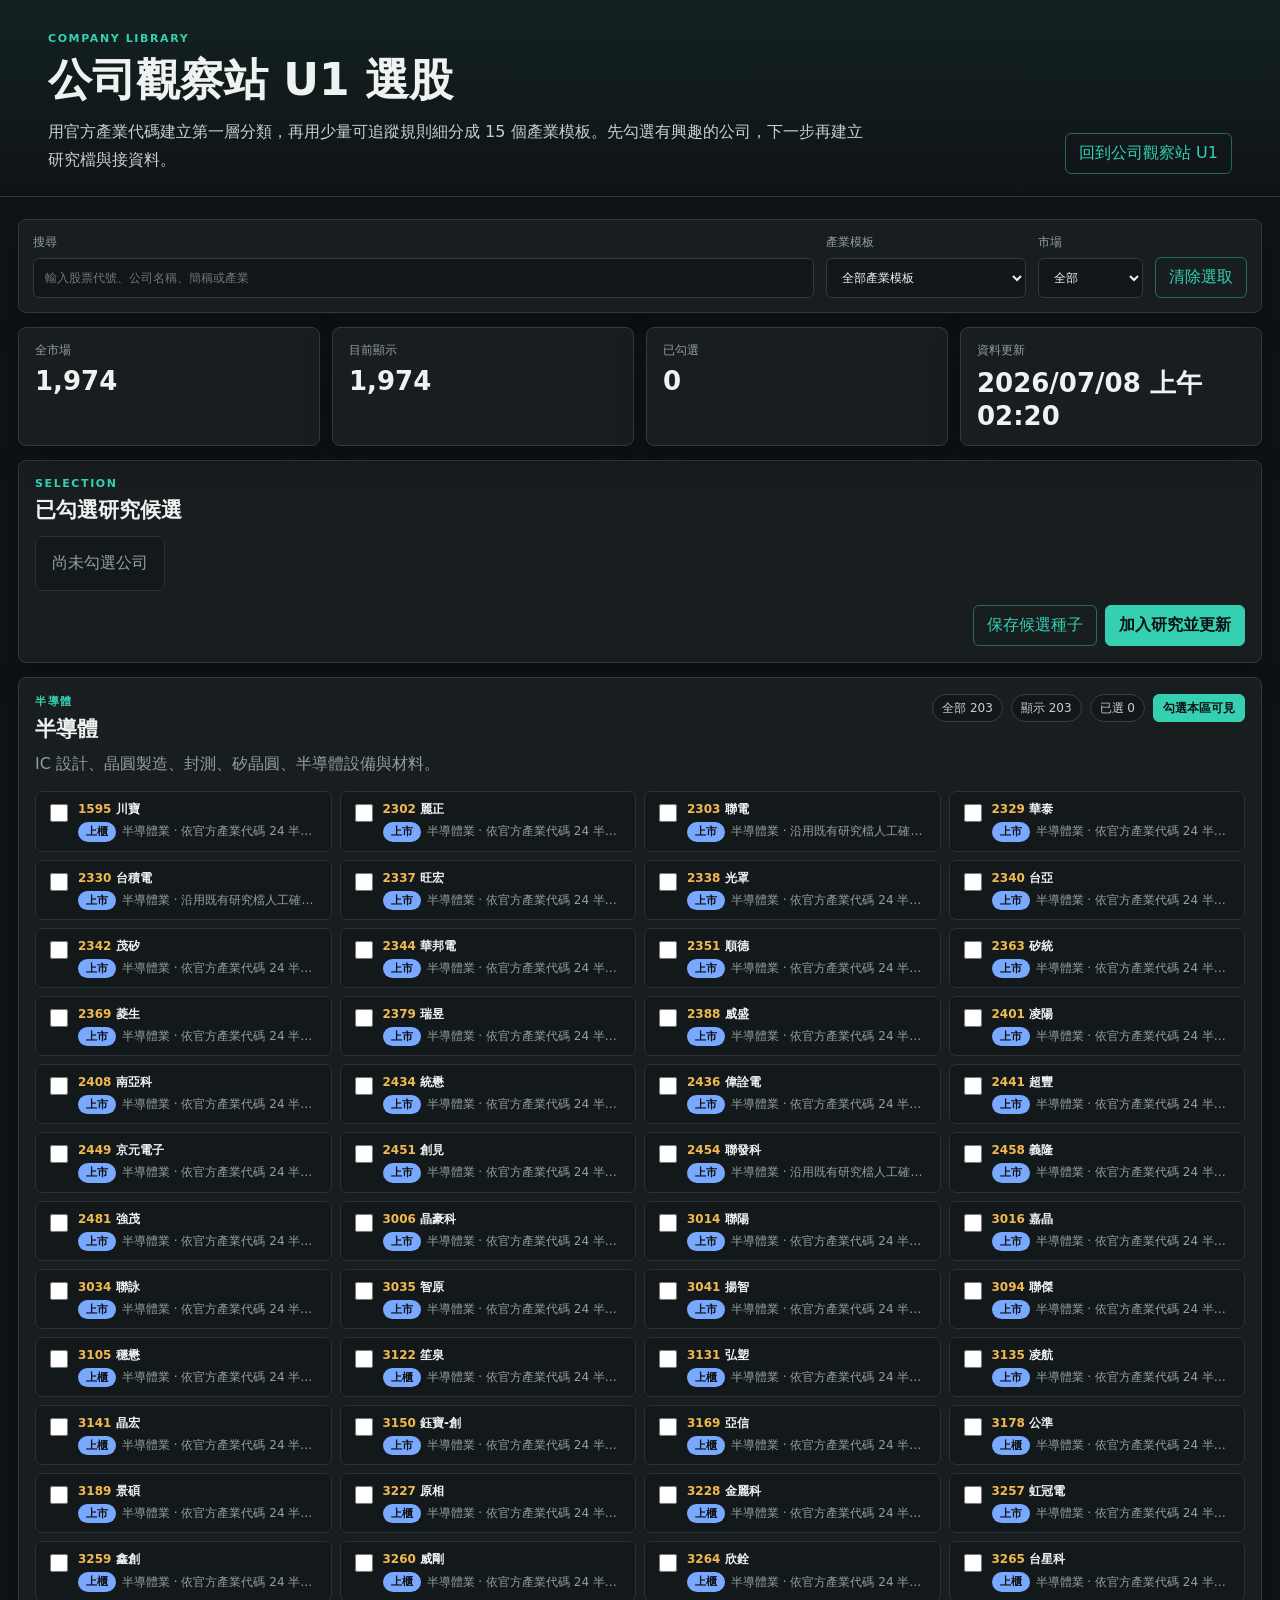
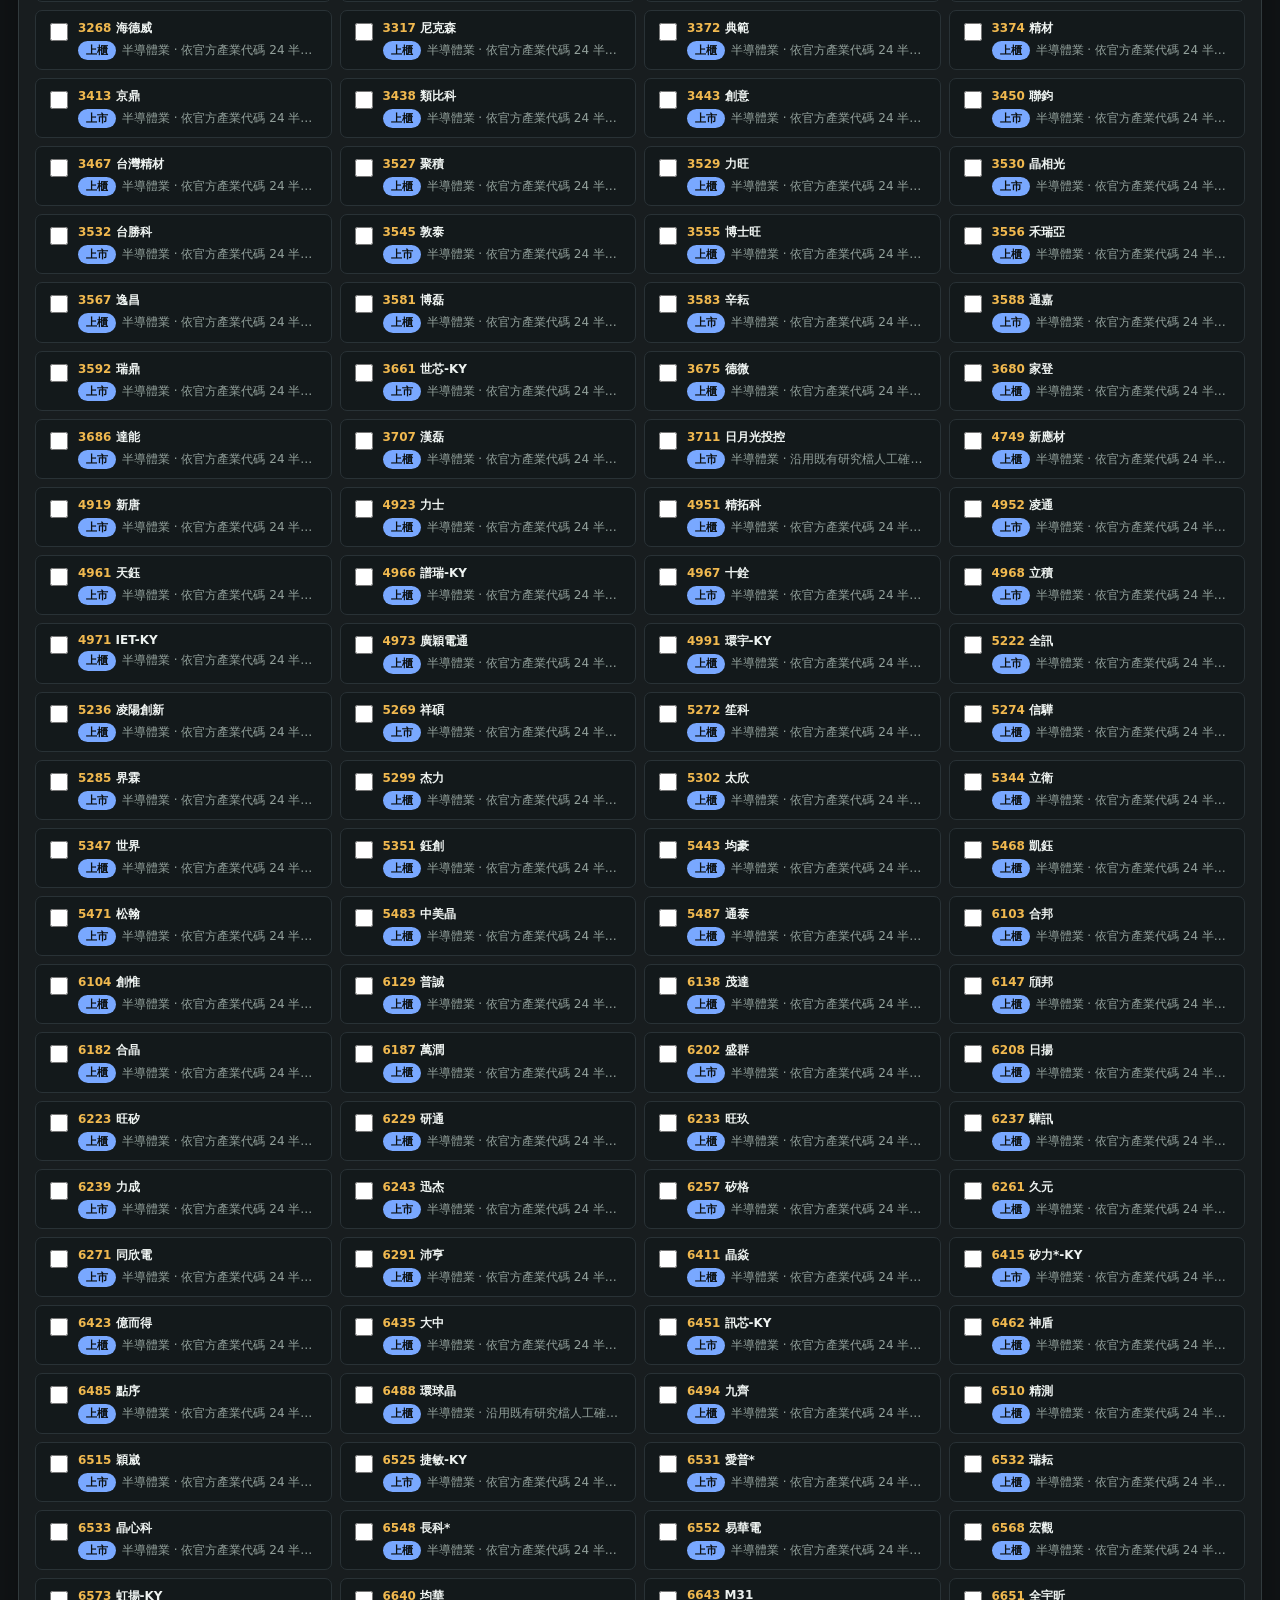
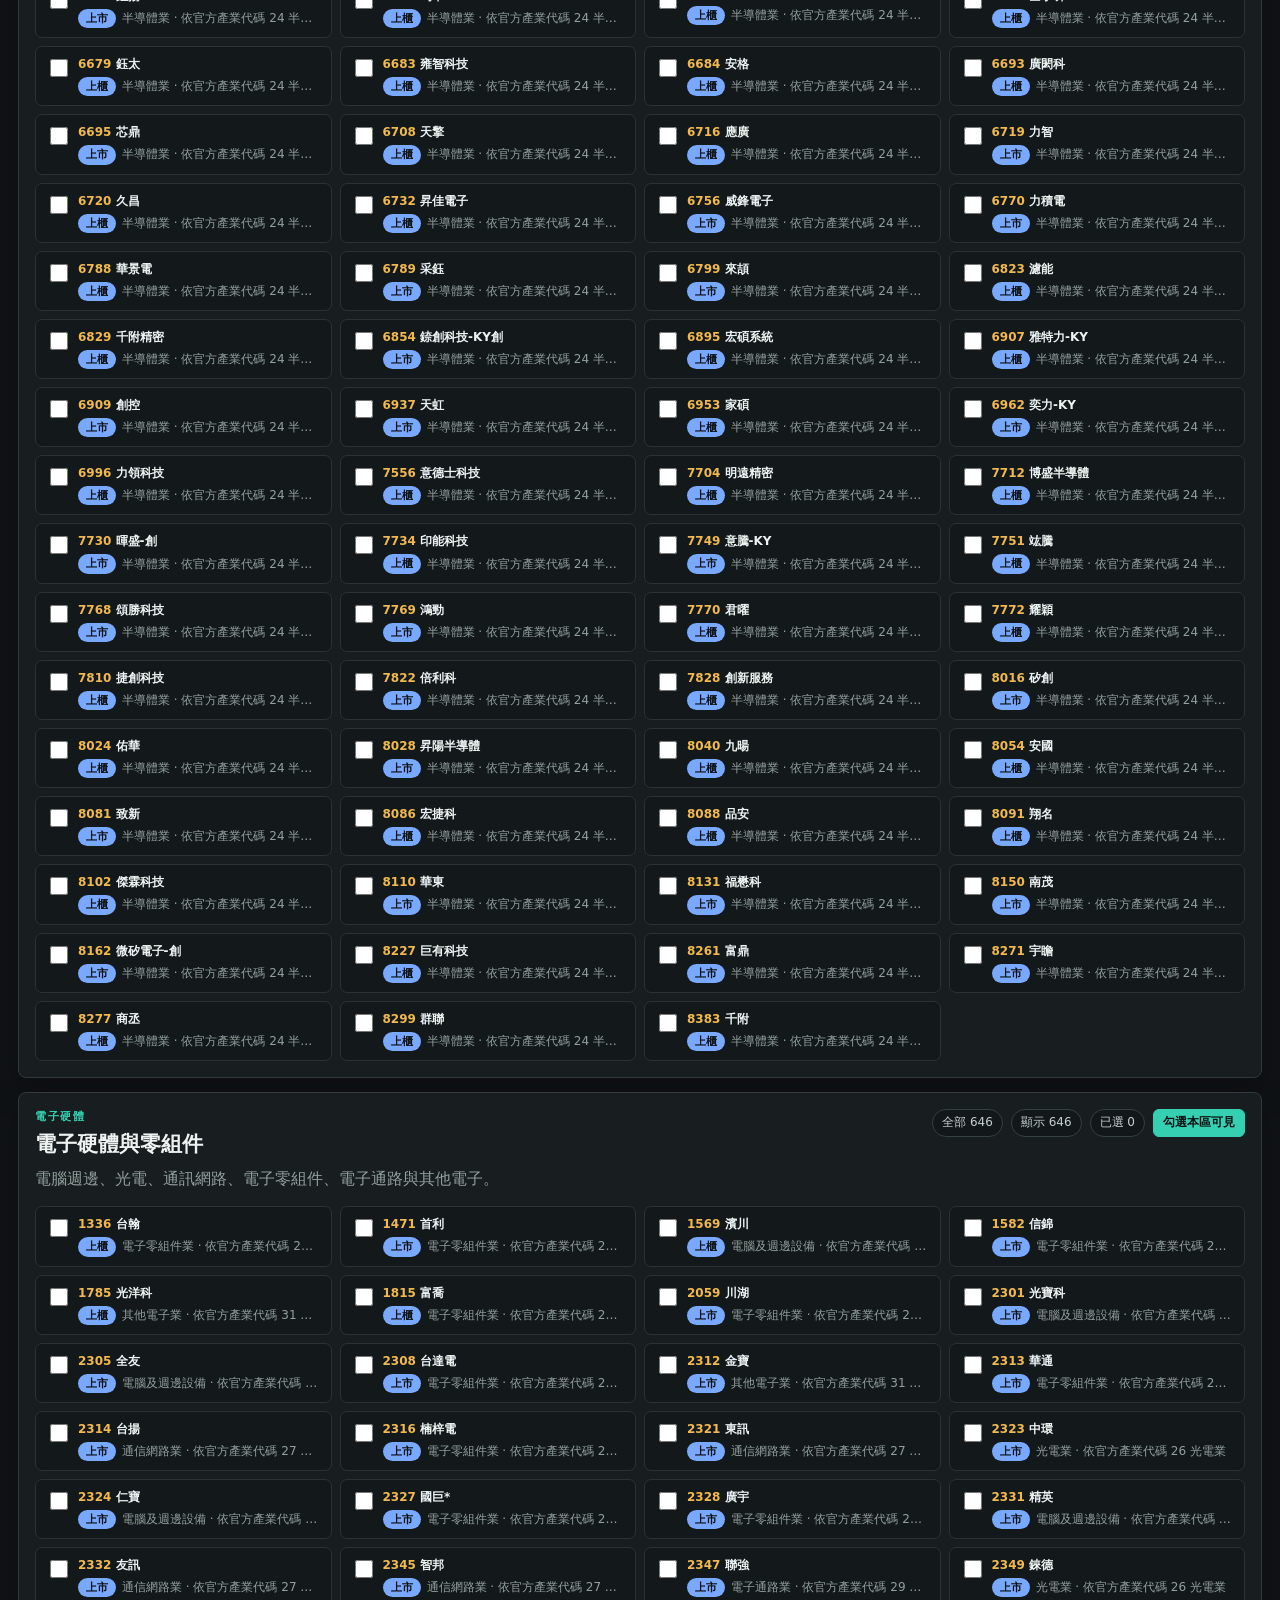
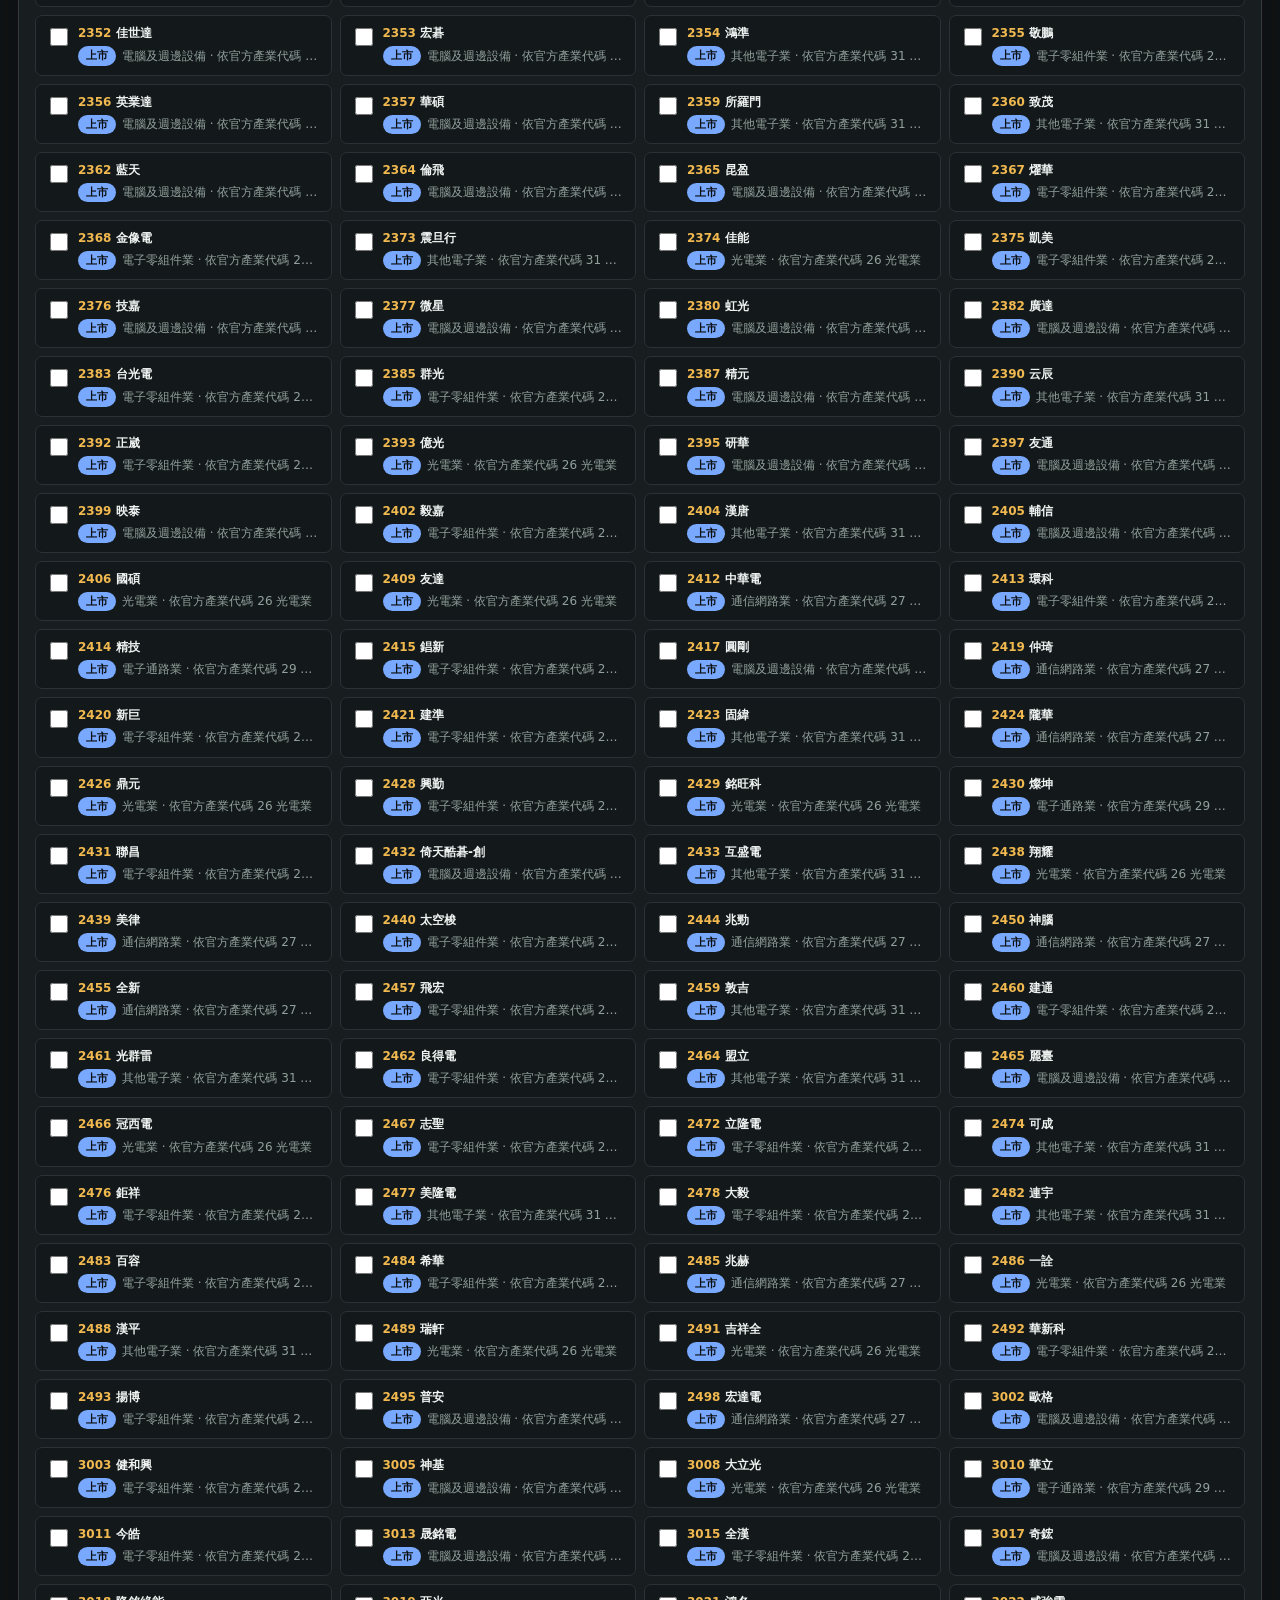
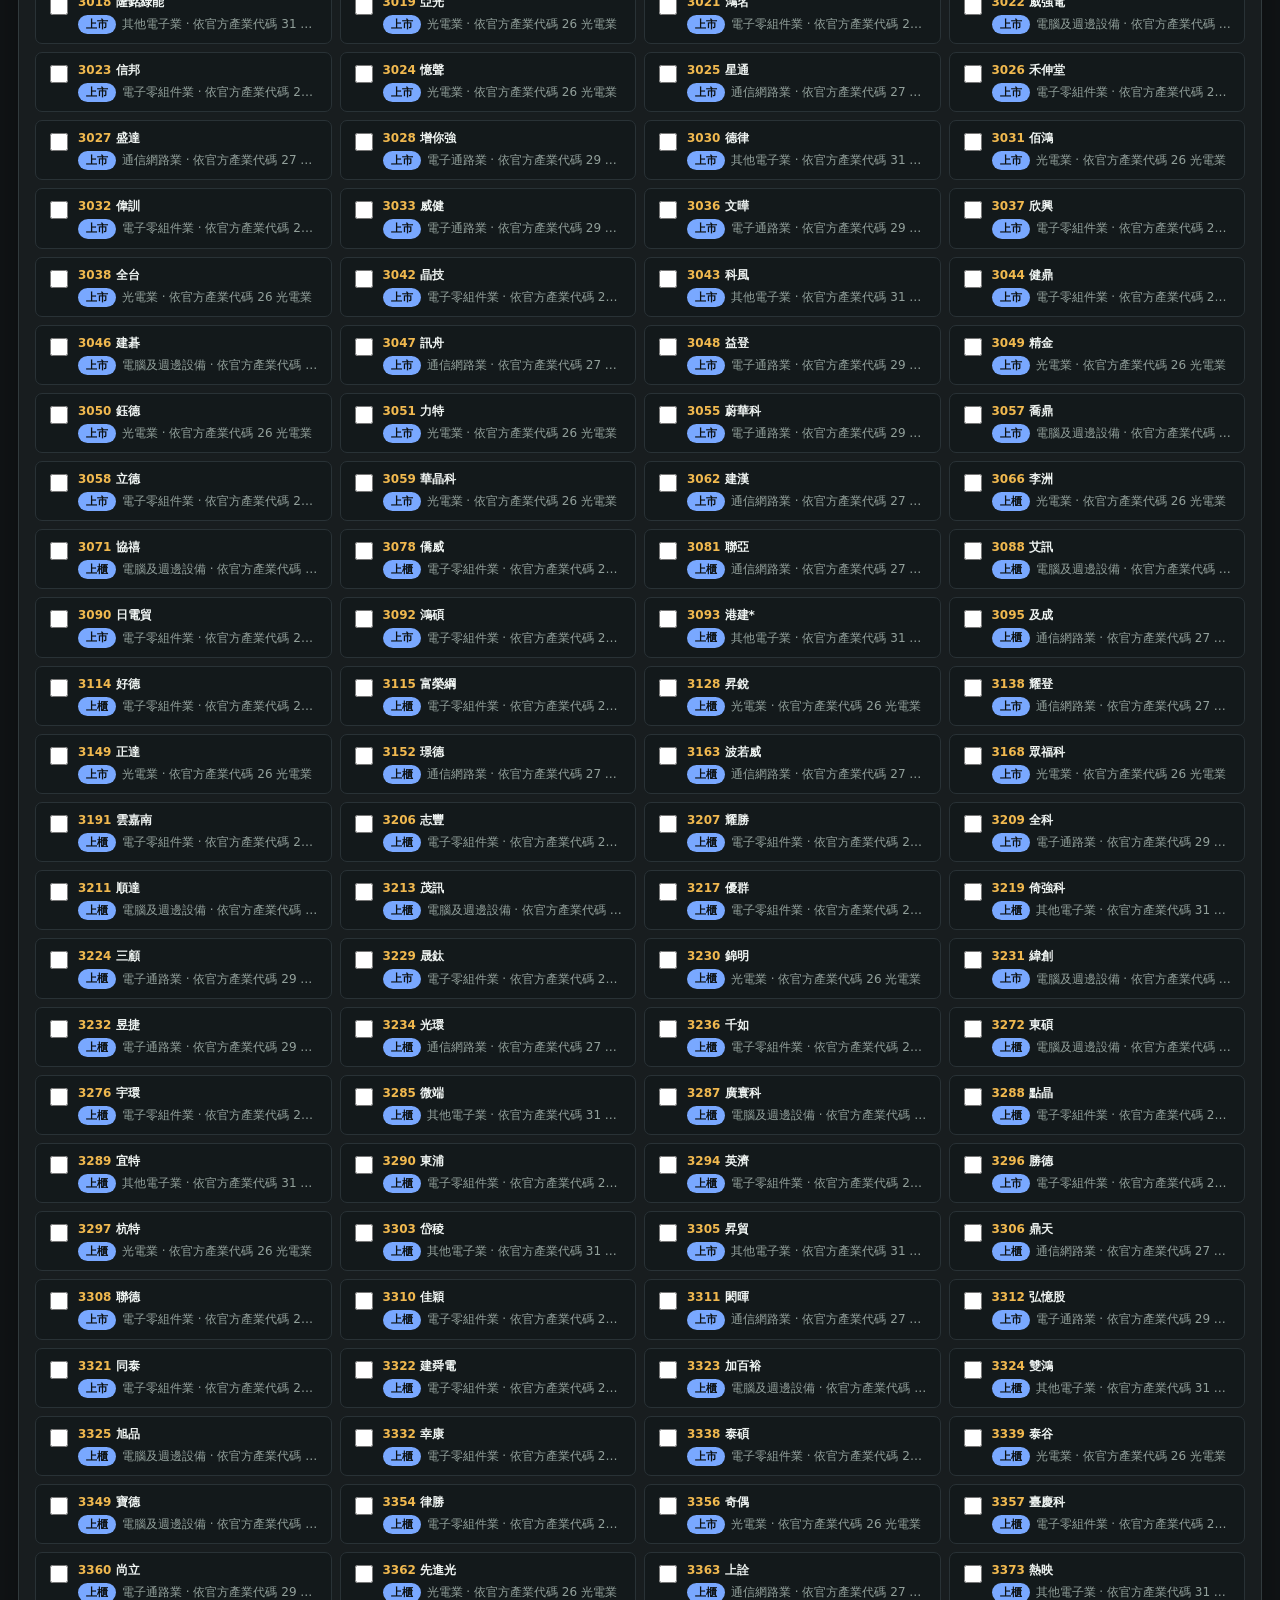
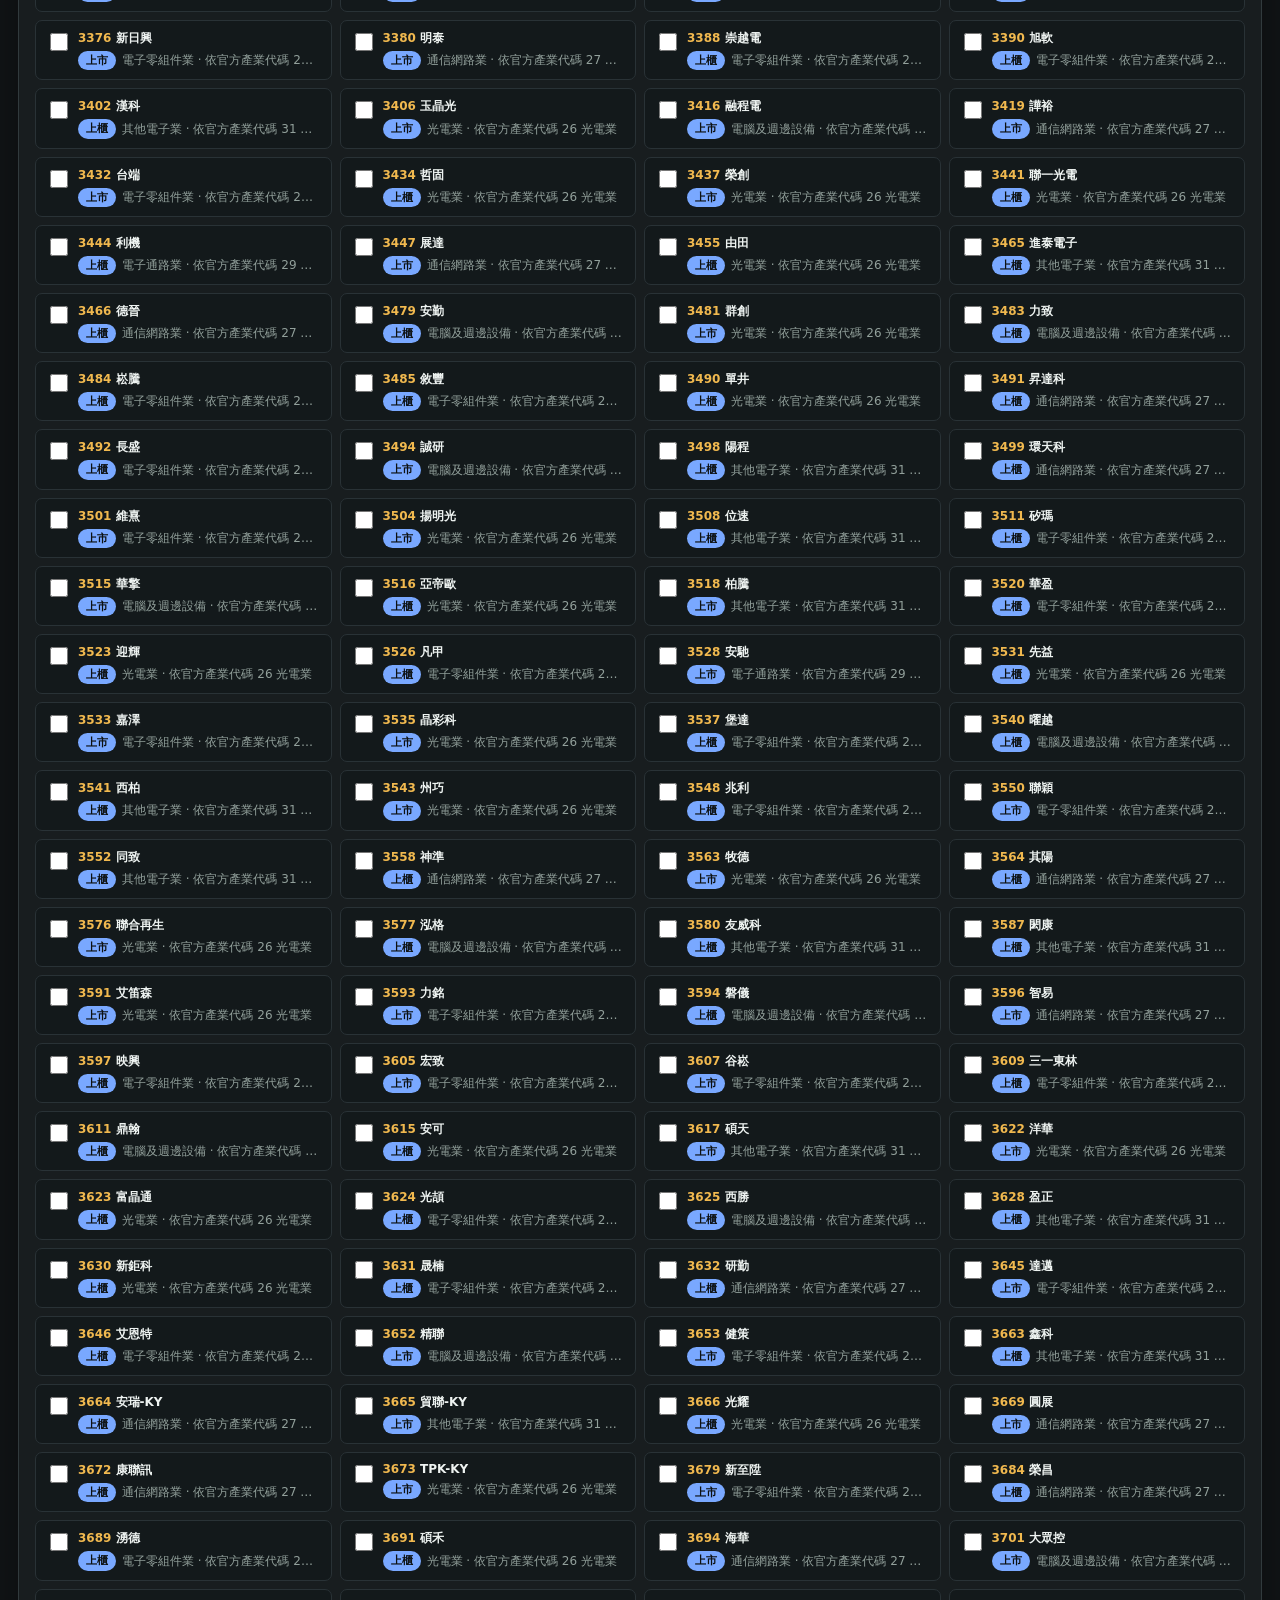
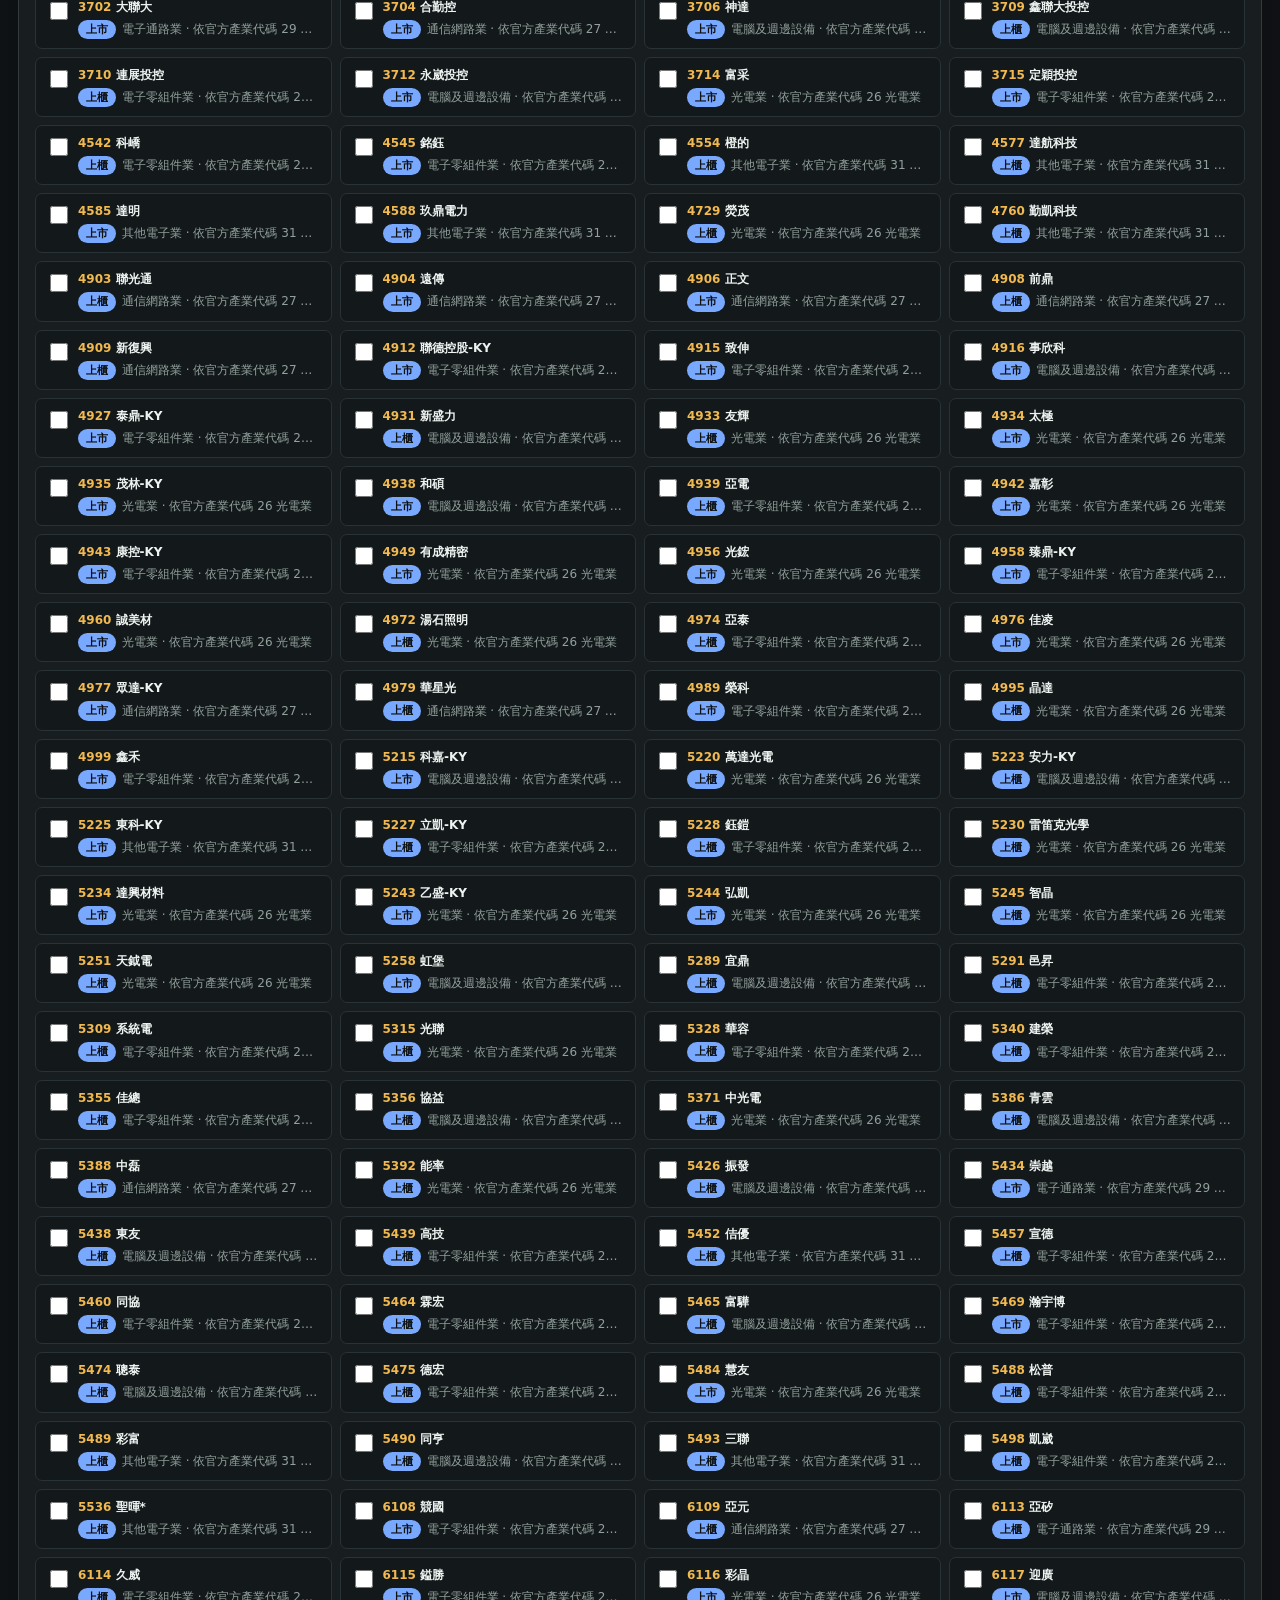
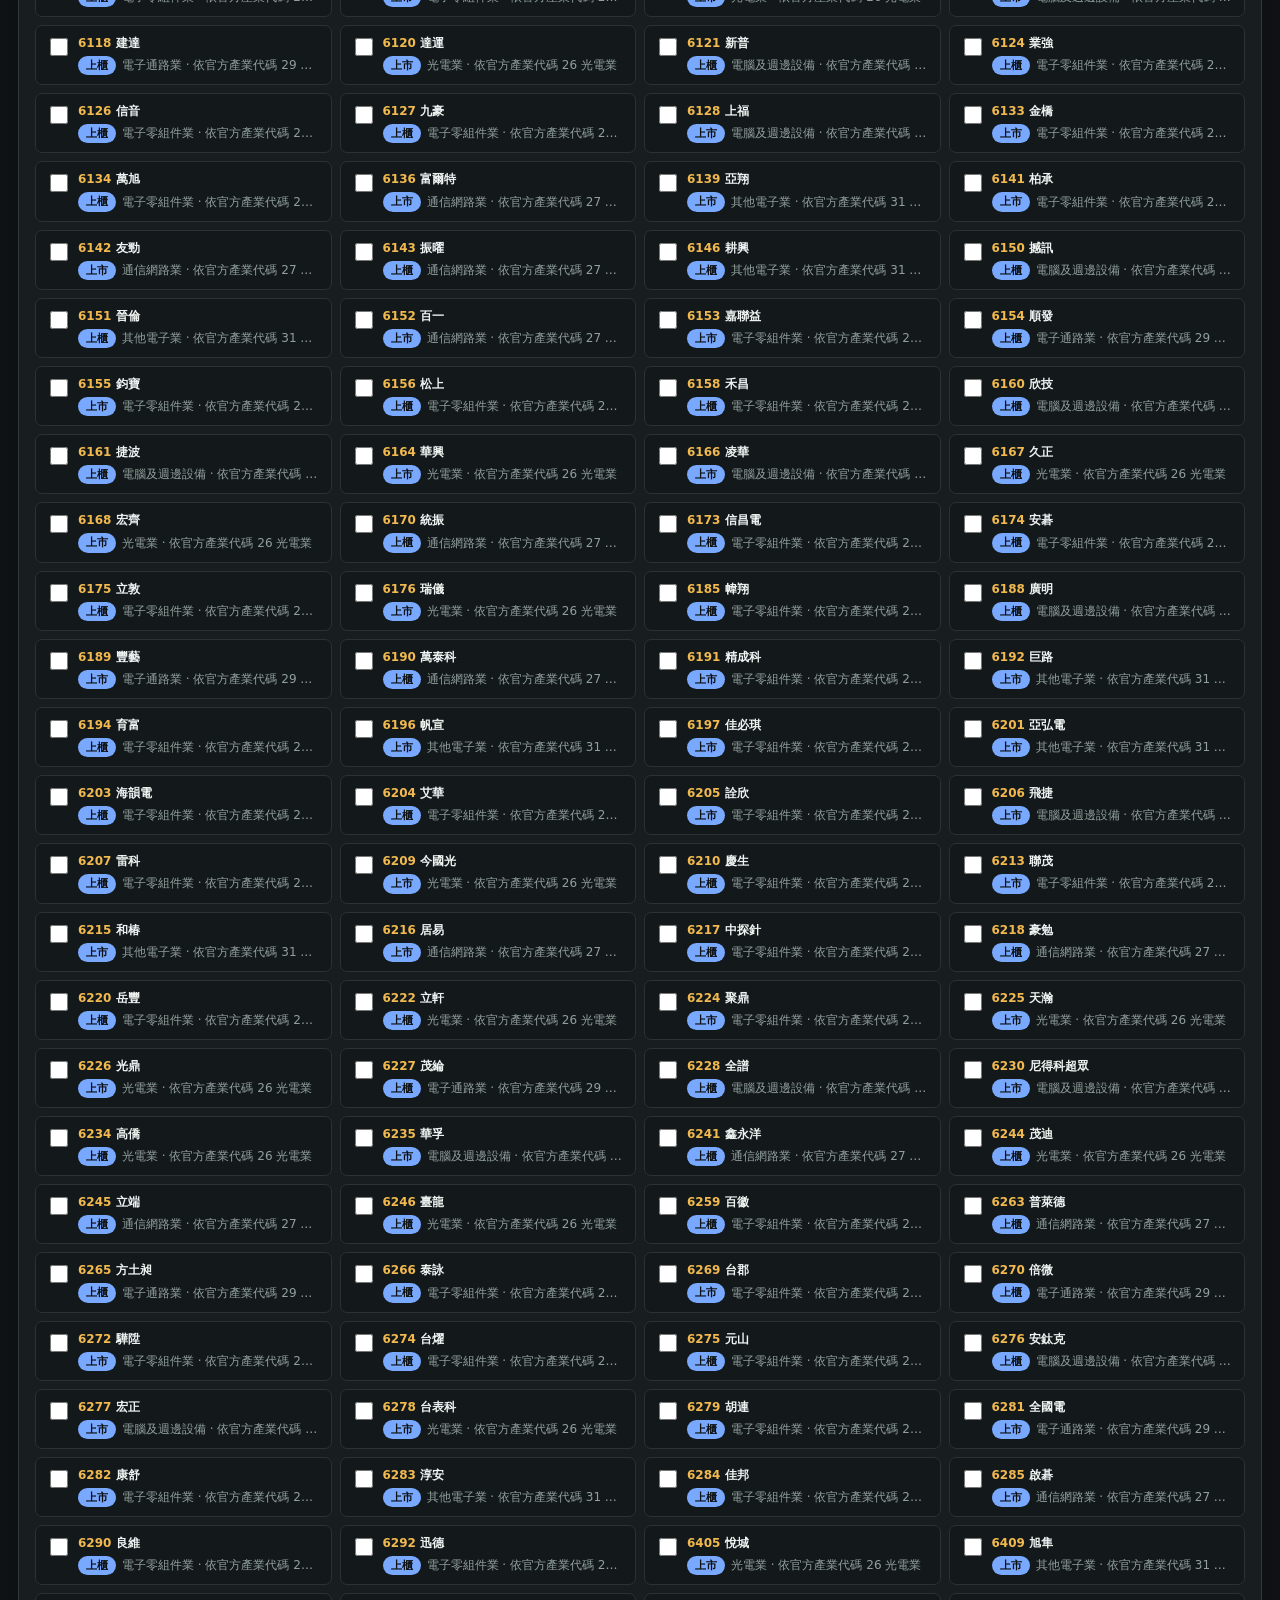
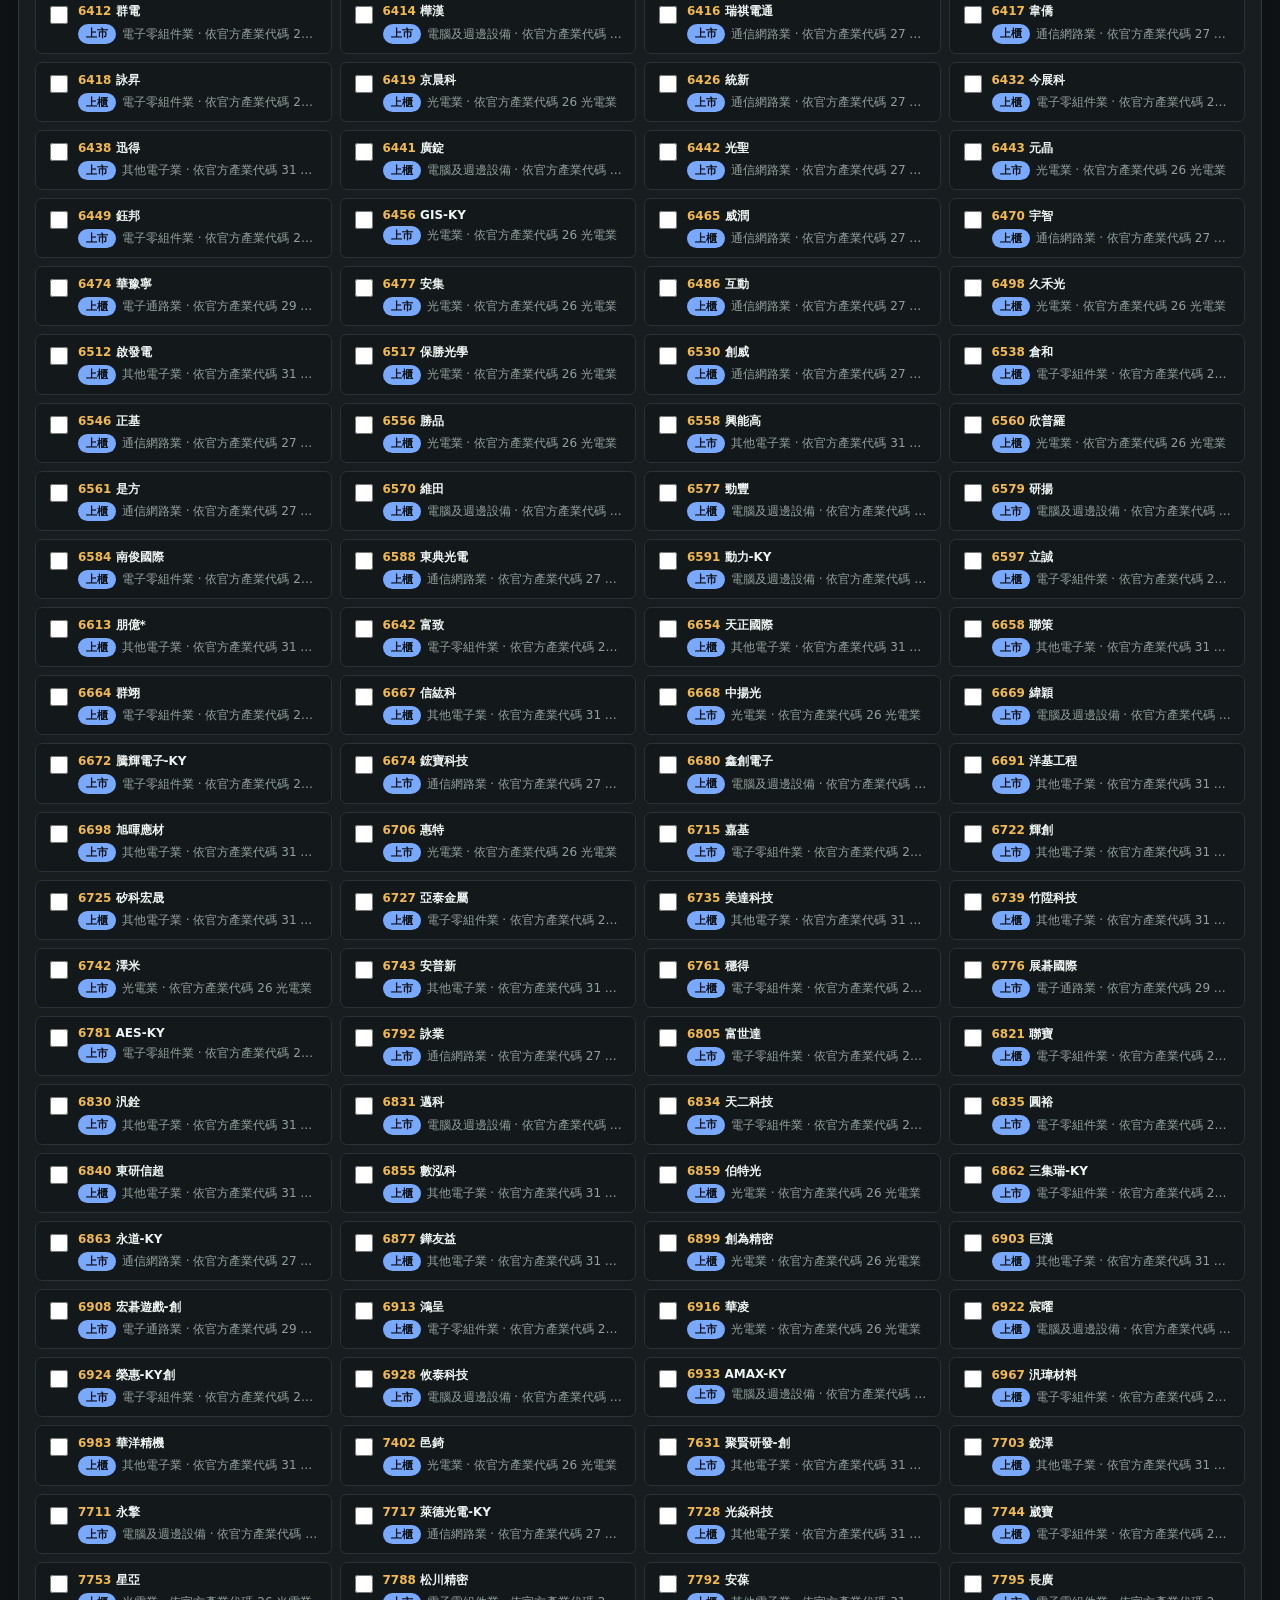
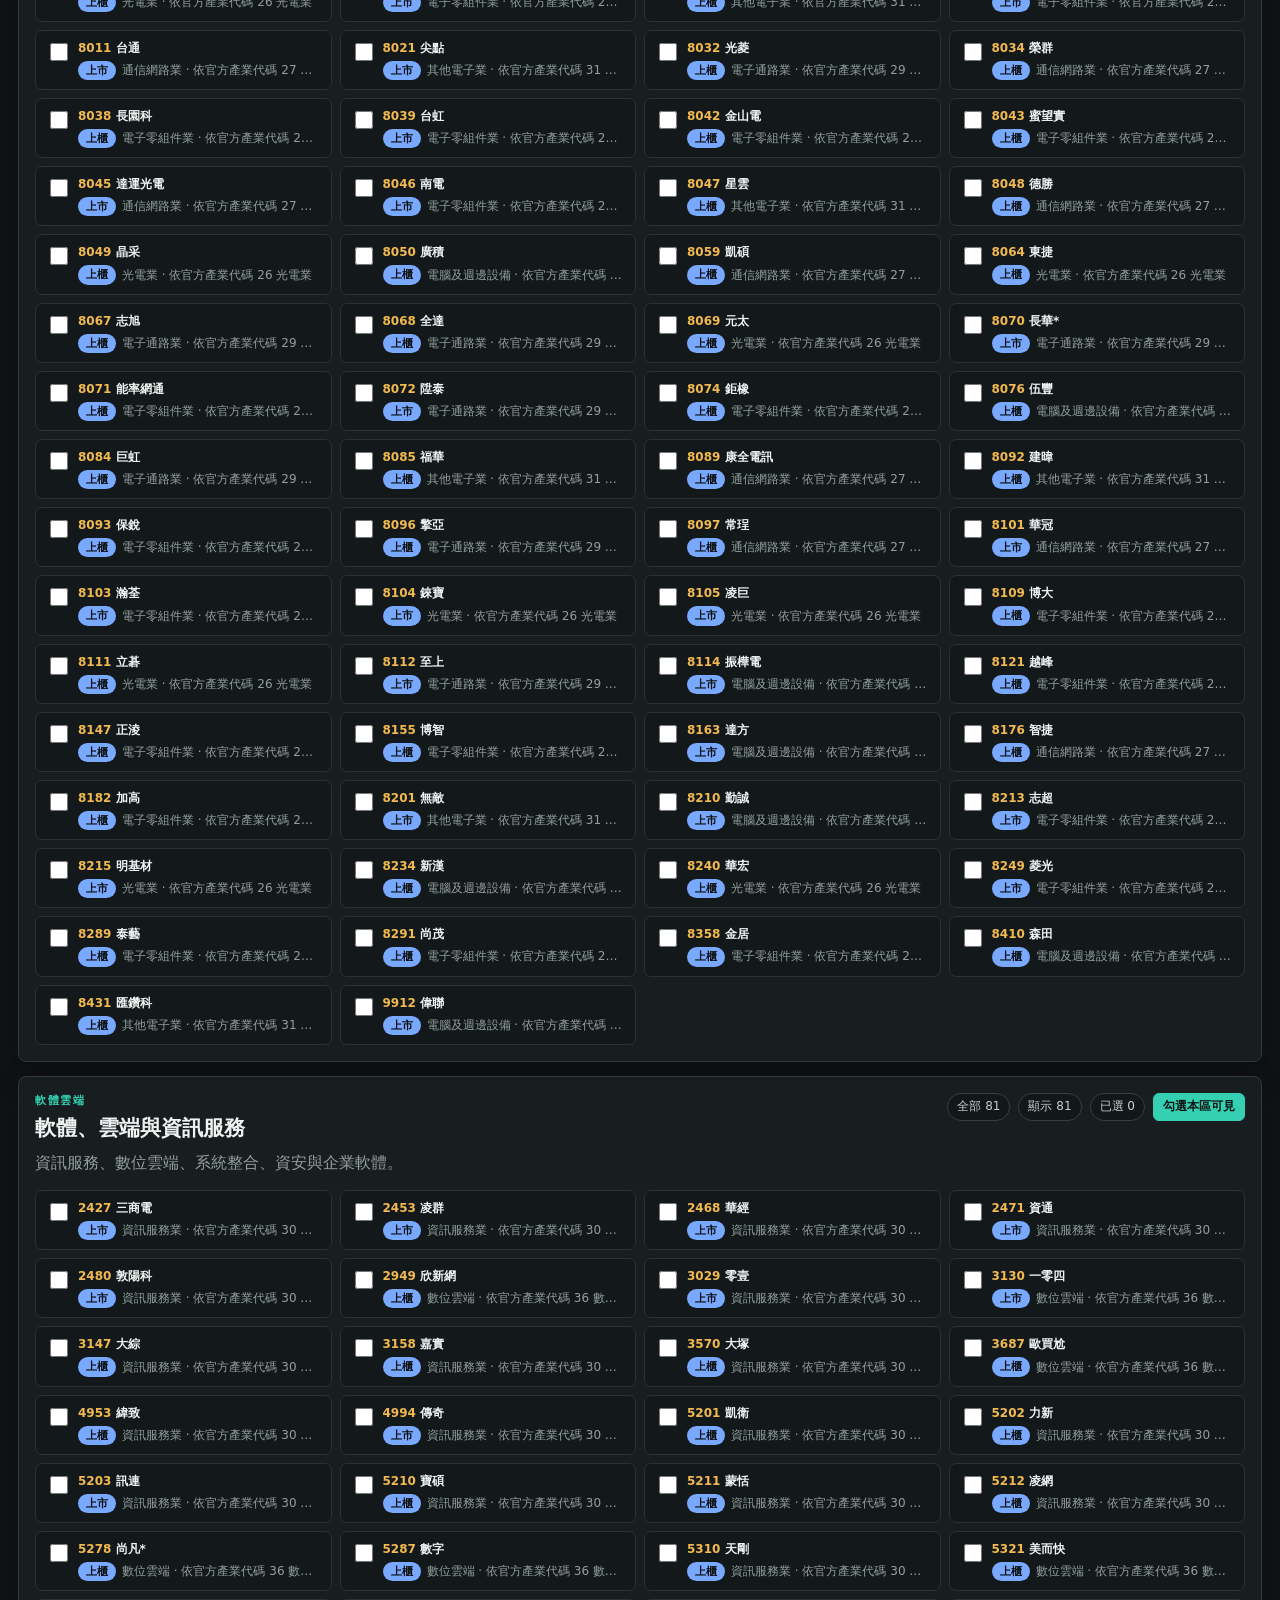
<file: universe.html>
<!DOCTYPE html>
<html lang="zh-Hant-TW">
<head>
  <meta charset="UTF-8">
  <meta name="viewport" content="width=device-width, initial-scale=1.0">
  <title>公司觀察站 U1 選股</title>
  <meta name="description" content="依產業模板搜尋、分區與勾選上市上櫃公司，作為公司觀察清單的批次篩選工具。">
  <script>
    (() => {
      const base = location.hostname.endsWith("github.io") ? "/company-research-radar/" : "/";
      document.write(`<base href="${base}">`);
    })();
  </script>
  <link rel="stylesheet" href="css/universe.css?v=0.19">
</head>
<body>
  <header class="page-header">
    <div>
      <p class="eyebrow">Company Library</p>
      <h1 id="universe-page-title">公司觀察站 U1 選股</h1>
      <p class="subtitle">用官方產業代碼建立第一層分類，再用少量可追蹤規則細分成 15 個產業模板。先勾選有興趣的公司，下一步再建立研究檔與接資料。</p>
    </div>
    <nav class="header-actions" aria-label="頁面切換">
      <a id="dashboard-back-link" href="index.html">回到公司觀察站 U1</a>
    </nav>
  </header>

  <main class="layout">
    <section class="toolbar" aria-label="搜尋與選取工具">
      <label class="search-field">
        <span>搜尋</span>
        <input id="search-input" type="search" placeholder="輸入股票代號、公司名稱、簡稱或產業">
      </label>
      <label>
        <span>產業模板</span>
        <select id="template-filter"></select>
      </label>
      <label>
        <span>市場</span>
        <select id="market-filter">
          <option value="all">全部</option>
          <option value="TWSE">上市</option>
          <option value="TPEx">上櫃</option>
        </select>
      </label>
      <button id="clear-button" type="button">清除選取</button>
    </section>

    <section class="summary-strip" aria-label="清單摘要">
      <div>
        <span>全市場</span>
        <strong id="total-count">--</strong>
      </div>
      <div>
        <span>目前顯示</span>
        <strong id="visible-count">--</strong>
      </div>
      <div>
        <span>已勾選</span>
        <strong id="selected-count">0</strong>
      </div>
      <div>
        <span>資料更新</span>
        <strong id="generated-at">--</strong>
      </div>
    </section>

    <section class="selected-panel" aria-label="已勾選公司">
      <div class="panel-heading">
        <div>
          <p class="eyebrow">Selection</p>
          <h2>已勾選研究候選</h2>
        </div>
        <span id="copy-status" class="status-text" aria-live="polite"></span>
      </div>
      <div id="selected-list" class="selected-list"></div>
      <div class="selection-actions">
        <button id="save-seed-button" type="button">保存候選種子</button>
        <button id="start-research-button" type="button" class="primary-action">加入研究並更新</button>
      </div>
    </section>

    <section id="template-sections" class="template-sections" aria-live="polite"></section>
  </main>

  <script src="js/universe.js?v=0.19"></script>
</body>
</html>
</file>
<file: css/universe.css>
:root {
  --bg: #101315;
  --panel: #181d1f;
  --panel-strong: #202629;
  --line: #313a3d;
  --text: #eef3f1;
  --soft: #c6d0cc;
  --muted: #92a09b;
  --teal: #35d0b2;
  --amber: #f1b94f;
  --blue: #79a8ff;
  --rose: #e9707b;
  --ink: #0d1112;
  --shadow: 0 14px 34px rgba(0, 0, 0, .24);
}

* {
  box-sizing: border-box;
}

body {
  min-height: 100vh;
  margin: 0;
  background: var(--bg);
  color: var(--text);
  font-family: "Noto Sans TC", "Microsoft JhengHei", system-ui, sans-serif;
}

button,
input,
select {
  font: inherit;
}

.page-header {
  display: flex;
  justify-content: space-between;
  gap: 24px;
  padding: 32px clamp(18px, 4vw, 48px) 22px;
  border-bottom: 1px solid var(--line);
  background: linear-gradient(180deg, rgba(53, 208, 178, .08), transparent);
}

.eyebrow {
  margin: 0 0 6px;
  color: var(--teal);
  font-size: 11px;
  font-weight: 800;
  letter-spacing: 1.6px;
  text-transform: uppercase;
}

h1,
h2,
h3,
p {
  margin-top: 0;
}

h1 {
  margin-bottom: 8px;
  font-size: clamp(28px, 4vw, 44px);
  letter-spacing: 0;
}

h2 {
  margin-bottom: 0;
  font-size: 21px;
}

h3 {
  margin-bottom: 3px;
  font-size: 16px;
}

.subtitle {
  max-width: 820px;
  margin-bottom: 0;
  color: var(--soft);
  line-height: 1.75;
}

.header-actions {
  display: flex;
  align-items: flex-end;
}

.header-actions a,
button {
  min-height: 40px;
  padding: 9px 13px;
  color: var(--teal);
  background: transparent;
  border: 1px solid rgba(53, 208, 178, .45);
  border-radius: 6px;
  text-decoration: none;
  cursor: pointer;
}

button:hover,
.header-actions a:hover {
  border-color: var(--teal);
  background: rgba(53, 208, 178, .08);
}

.layout {
  width: min(1440px, calc(100% - 36px));
  margin: 22px auto 56px;
}

.toolbar {
  display: grid;
  grid-template-columns: minmax(260px, 1fr) 200px 105px auto;
  gap: 12px;
  align-items: end;
  padding: 14px;
  background: var(--panel);
  border: 1px solid var(--line);
  border-radius: 8px;
  box-shadow: var(--shadow);
}

label {
  display: grid;
  gap: 7px;
  color: var(--muted);
  font-size: 12px;
}

input,
select {
  width: 100%;
  min-height: 40px;
  padding: 9px 11px;
  color: var(--text);
  background: #111618;
  border: 1px solid var(--line);
  border-radius: 6px;
}

input:focus,
select:focus,
button:focus,
a:focus {
  outline: 2px solid rgba(53, 208, 178, .55);
  outline-offset: 2px;
}

.summary-strip {
  display: grid;
  grid-template-columns: repeat(4, minmax(0, 1fr));
  gap: 12px;
  margin: 14px 0;
}

.summary-strip div,
.selected-panel,
.template-section {
  background: var(--panel);
  border: 1px solid var(--line);
  border-radius: 8px;
  box-shadow: var(--shadow);
}

.summary-strip div {
  padding: 14px 16px;
}

.summary-strip span {
  display: block;
  color: var(--muted);
  font-size: 12px;
}

.summary-strip strong {
  display: block;
  margin-top: 7px;
  color: var(--text);
  font-size: 26px;
}

.selected-panel {
  margin-bottom: 14px;
  padding: 16px;
}

.panel-heading,
.section-heading {
  display: flex;
  justify-content: space-between;
  gap: 16px;
  align-items: start;
  margin-bottom: 12px;
}

.status-text {
  color: var(--amber);
  font-size: 12px;
}

.selected-list {
  display: flex;
  flex-wrap: wrap;
  gap: 8px;
  min-height: 30px;
}

.selection-actions {
  display: flex;
  flex-wrap: wrap;
  justify-content: flex-end;
  gap: 8px;
  margin-top: 14px;
}

.primary-action {
  color: var(--ink);
  background: var(--teal);
  border-color: var(--teal);
  font-weight: 800;
}

button:disabled {
  cursor: wait;
  opacity: .65;
}

.selected-chip {
  display: inline-flex;
  align-items: center;
  gap: 7px;
  max-width: 100%;
  padding: 5px 8px;
  color: var(--soft);
  background: #121719;
  border: 1px solid #334044;
  border-radius: 999px;
  font-size: 12px;
}

.chip-remove {
  width: 18px;
  height: 18px;
  display: grid;
  place-items: center;
  padding: 0;
  min-height: 0;
  color: var(--rose);
  border-color: rgba(233, 112, 123, .35);
  border-radius: 50%;
}

.template-sections {
  display: grid;
  gap: 14px;
}

.template-section {
  padding: 16px;
}

.section-meta {
  display: flex;
  flex-wrap: wrap;
  justify-content: flex-end;
  gap: 8px;
}

.pill {
  display: inline-flex;
  align-items: center;
  min-height: 26px;
  padding: 4px 9px;
  color: var(--soft);
  background: #121719;
  border: 1px solid #344044;
  border-radius: 999px;
  font-size: 12px;
}

.select-visible {
  min-height: 28px;
  padding: 4px 9px;
  color: var(--ink);
  background: var(--teal);
  border-color: var(--teal);
  font-size: 12px;
  font-weight: 800;
}

.template-description {
  max-width: 820px;
  margin: -4px 0 14px;
  color: var(--muted);
  line-height: 1.65;
}

.company-grid {
  display: grid;
  grid-template-columns: repeat(auto-fill, minmax(238px, 1fr));
  gap: 8px;
}

.company-row {
  display: grid;
  grid-template-columns: 24px minmax(0, 1fr);
  gap: 8px;
  align-items: start;
  min-height: 58px;
  padding: 9px 10px;
  background: #13191b;
  border: 1px solid #293236;
  border-radius: 7px;
}

.company-row input {
  width: 18px;
  min-height: 18px;
  accent-color: var(--teal);
}

.company-main {
  display: grid;
  gap: 4px;
  min-width: 0;
}

.company-name {
  overflow: hidden;
  color: var(--text);
  font-weight: 800;
  text-overflow: ellipsis;
  white-space: nowrap;
}

.company-sub {
  display: flex;
  min-width: 0;
  gap: 6px;
  align-items: center;
  color: var(--muted);
  font-size: 12px;
}

.company-industry {
  min-width: 0;
  overflow: hidden;
  text-overflow: ellipsis;
  white-space: nowrap;
}

.ticker {
  color: var(--amber);
  font-weight: 800;
}

.market-badge {
  flex: 0 0 auto;
  min-width: 38px;
  padding: 3px 6px;
  color: var(--ink);
  background: var(--blue);
  border-radius: 999px;
  font-size: 11px;
  font-weight: 800;
  line-height: 1.2;
  text-align: center;
  white-space: nowrap;
}

.empty-state,
.error-state {
  padding: 16px;
  color: var(--muted);
  background: #13191b;
  border: 1px solid #293236;
  border-radius: 7px;
}

.error-state {
  color: var(--rose);
}

@media (max-width: 980px) {
  .page-header,
  .toolbar,
  .summary-strip {
    grid-template-columns: 1fr 1fr;
  }

  .page-header {
    display: grid;
  }
}

@media (max-width: 680px) {
  .layout {
    width: min(100% - 24px, 1440px);
  }

  .toolbar,
  .summary-strip,
  .panel-heading,
  .section-heading {
    grid-template-columns: 1fr;
  }

  .panel-heading,
  .section-heading {
    display: grid;
  }

  .section-meta {
    justify-content: flex-start;
  }
}
</file>
